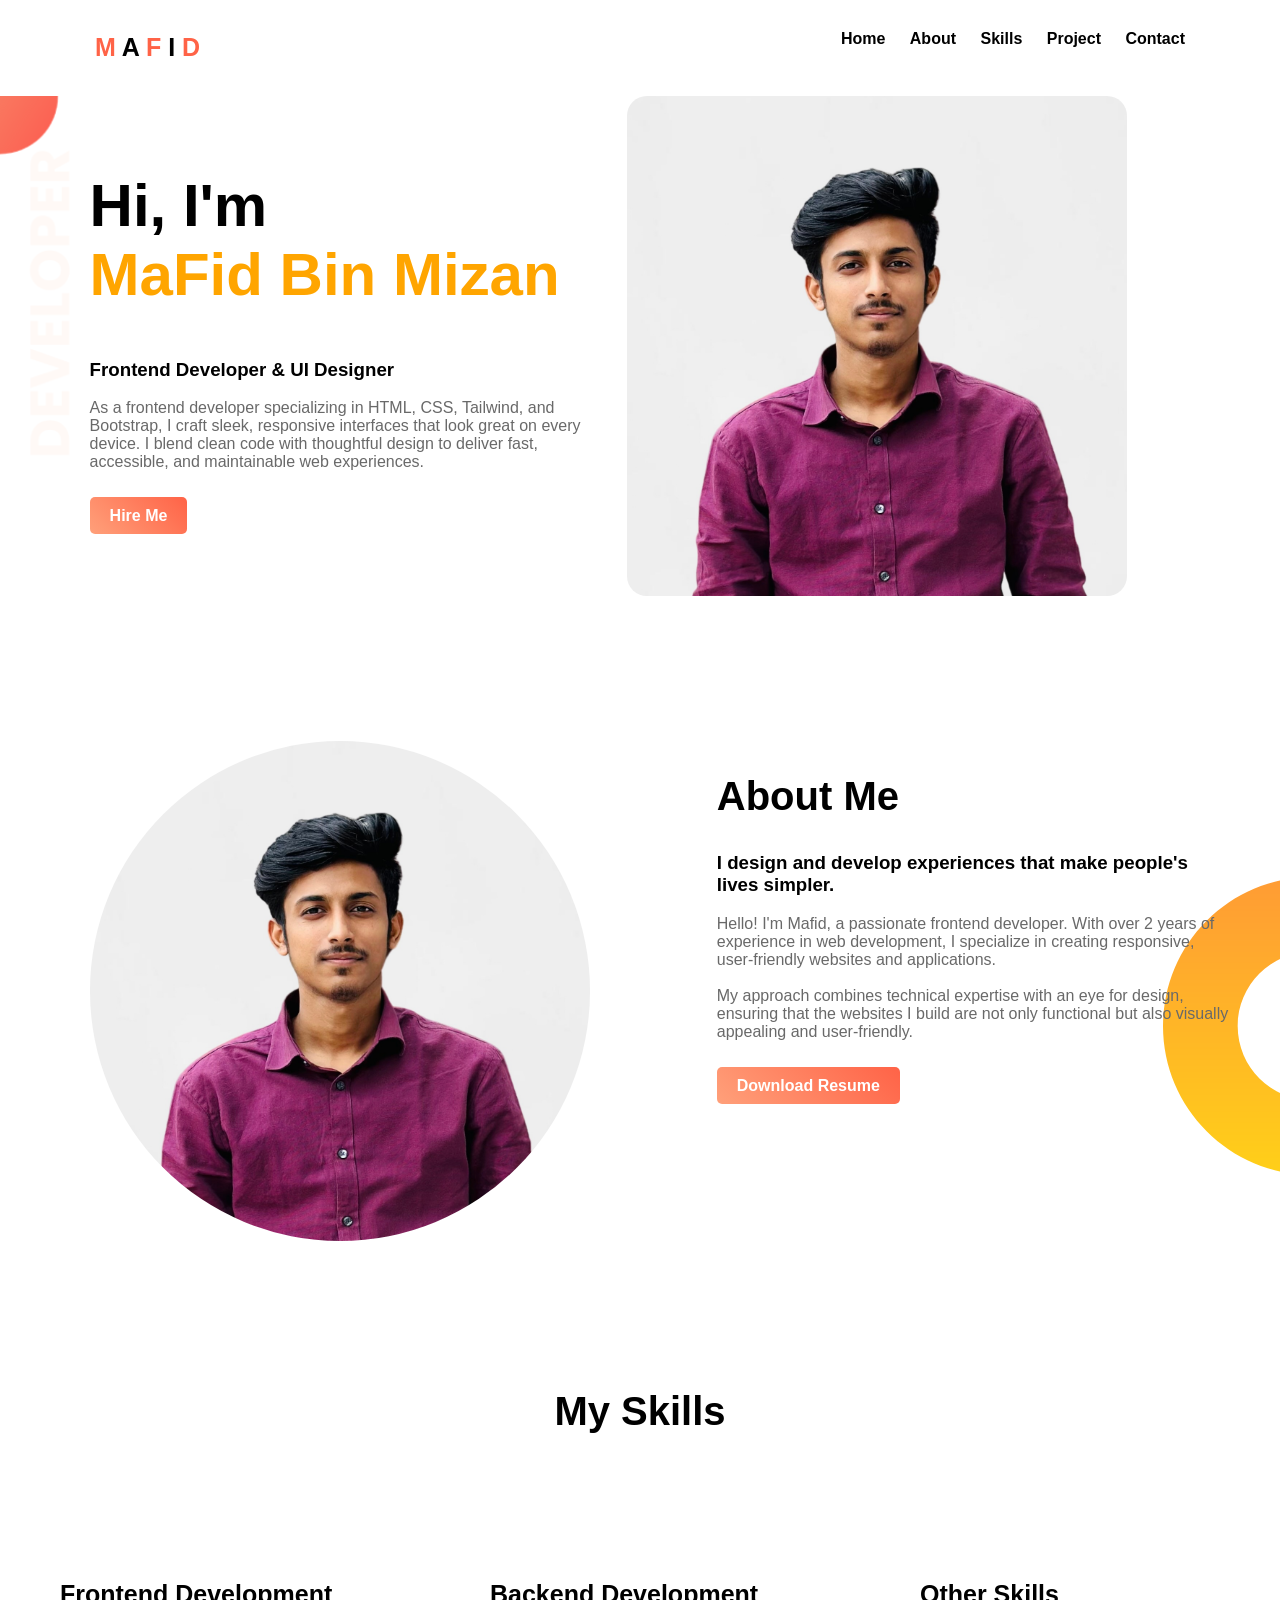
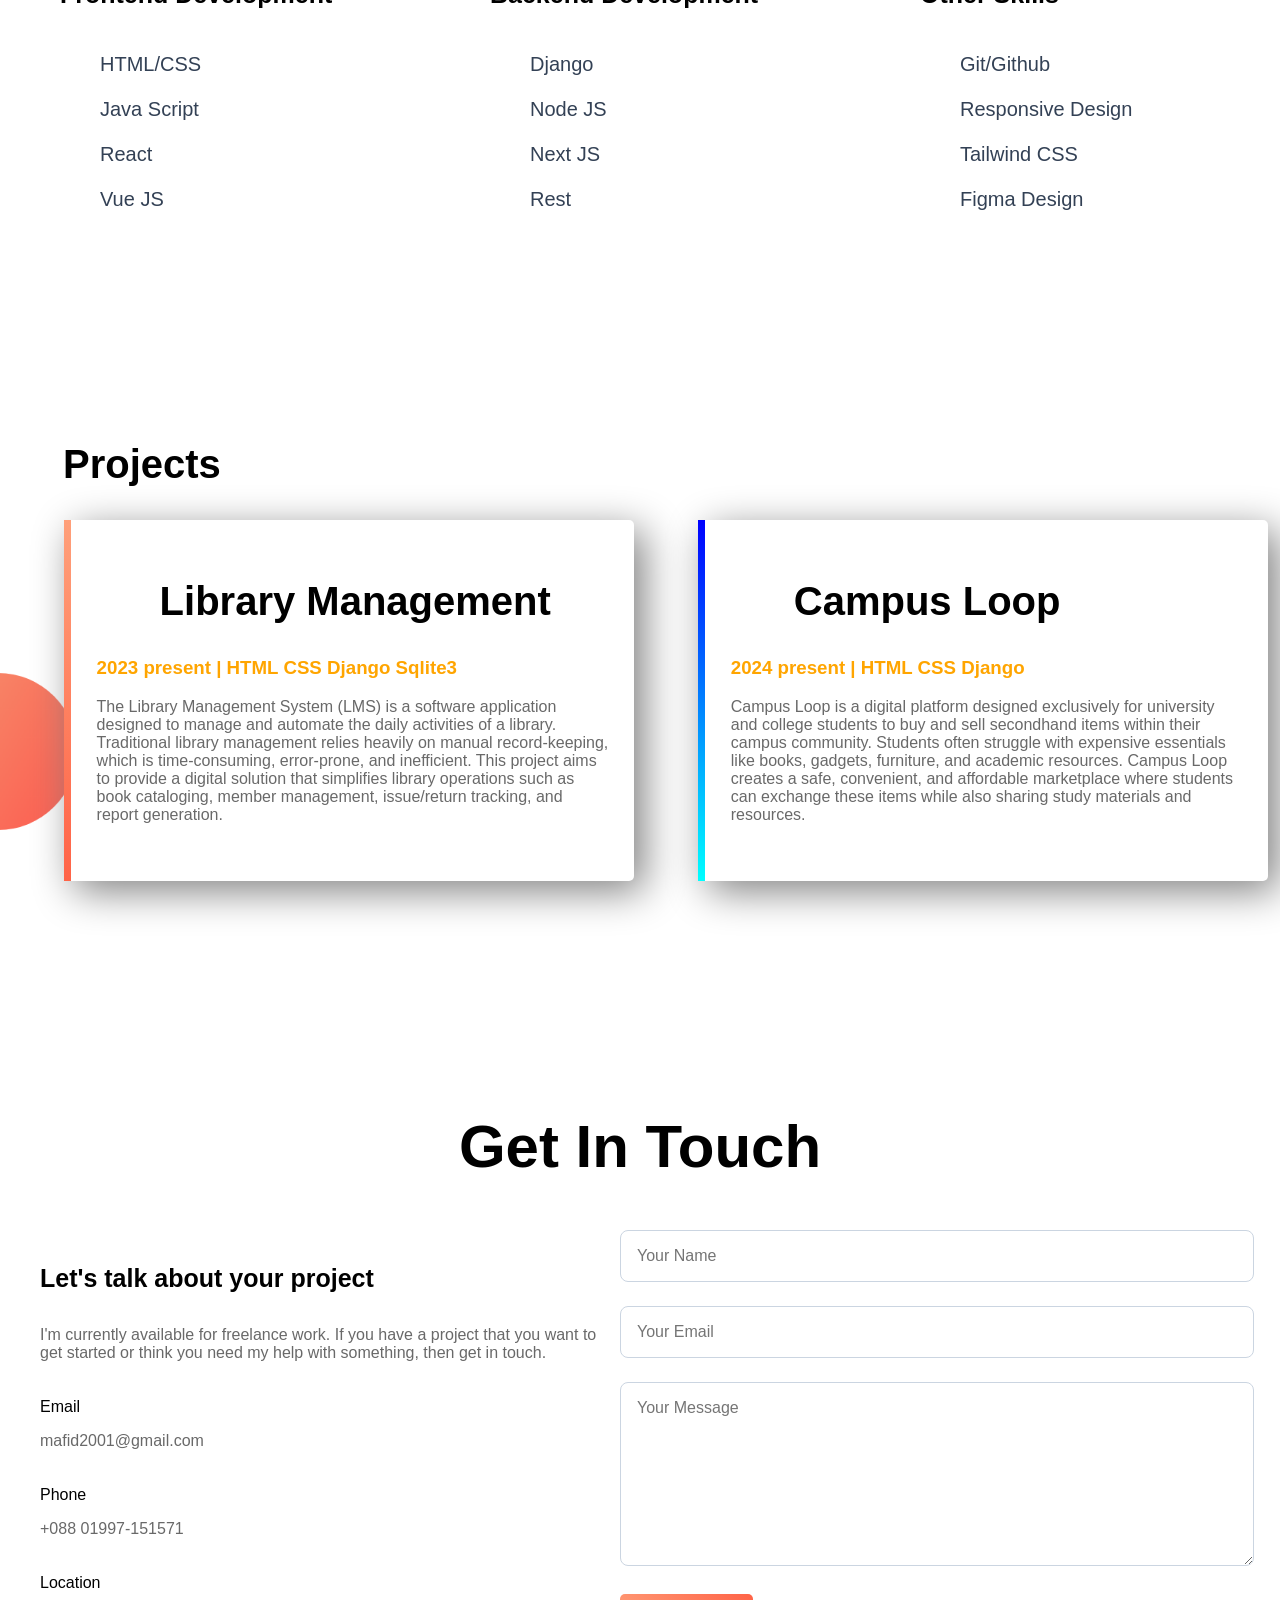
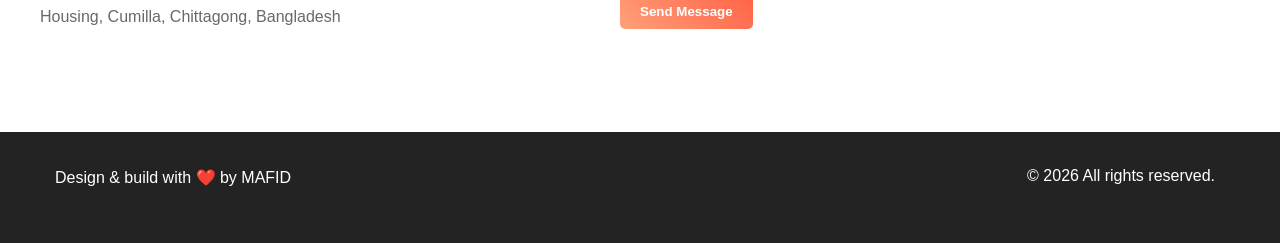
<file: Task-1/index.html>
<!DOCTYPE html>
<html lang="en">
  <head>
    <meta charset="UTF-8" />
    <meta http-equiv="X-UA-Compatible" content="IE=edge" />
    <meta name="viewport" content="width=device-width, initial-scale=1.0" />
    <title>Mafid Portfolio Website</title>
    <link rel="stylesheet" href="styles.css" />
  </head>
  <body>
    <header class="header">
      <div>
        <h4 style="font-size: 25px">
          <span style="color: tomato">M</span> A
          <span style="color: tomato">F</span> I
          <span style="color: tomato">D</span>
        </h4>
      </div>
      <div>
        <nav class="navber">
          <a href="#home">Home</a>
          <a href="#about">About</a>
          <a href="#skill">Skills</a>
          <a href="#project">Project</a>
          <a href="#contact">Contact</a>
        </nav>
      </div>
    </header>

    <section class="top-banner" id="home">
      <div class="half">
        <h1>
          Hi, I'm <br />
          <span class="name">MaFid Bin Mizan</span>
        </h1>
        <h3 class="heros">Frontend Developer & UI Designer</h3>
        <p>
          As a frontend developer specializing in HTML, CSS, Tailwind, and
          Bootstrap, I craft sleek, responsive interfaces that look great on
          every device. I blend clean code with thoughtful design to deliver
          fast, accessible, and maintainable web experiences.
        </p>
        <a
          target="_blank"
          href="https://www.linkedin.com/in/mafid-bin-mizan-56b599254?lipi=urn%3Ali%3Apage%3Ad_flagship3_profile_view_base_contact_details%3BSKOCAXQCSzeXpvvMce400A%3D%3D"
          class="btn"
          >Hire Me</a
        >
      </div>
      <div class="hero-half">
        <img src="IMG_9171 4.jpg" alt="profile_pic" />
      </div>
    </section>

    <section class="dream" id="about">
      <div class="half">
        <img src="IMG_9171 4.jpg" alt="profile" />
      </div>
      <div class="half">
        <h2>About Me</h2>
        <h3 class="about">
          I design and develop experiences that make people's lives simpler.
        </h3>
        <p>
          Hello! I'm Mafid, a passionate frontend developer. With over 2 years
          of experience in web development, I specialize in creating responsive,
          user-friendly websites and applications.<br /><br />
          My approach combines technical expertise with an eye for design,
          ensuring that the websites I build are not only functional but also
          visually appealing and user-friendly.
        </p>
        <a
          target="_blank"
          href="https://www.linkedin.com/in/mafid-bin-mizan-56b599254?lipi=urn%3Ali%3Apage%3Ad_flagship3_profile_view_base_contact_details%3BSKOCAXQCSzeXpvvMce400A%3D%3D"
          class="btn"
          >Download Resume</a
        >
      </div>
    </section>

    <section id="skill">
      <h4 style="text-align: center; font-size: 40px">My Skills</h4>
      <div class="skills">
        <div class="card">
          <h4 class="skillh">Frontend Development</h4>
          <ul>
            <li>HTML/CSS</li>
            <li>Java Script</li>
            <li>React</li>
            <li>Vue JS</li>
          </ul>
        </div>
        <div class="card">
          <h4 class="skillh">Backend Development</h4>
          <ul>
            <li>Django</li>
            <li>Node JS</li>
            <li>Next JS</li>
            <li>Rest</li>
          </ul>
        </div>
        <div class="card">
          <h4 class="skillh">Other Skills</h4>
          <ul>
            <li>Git/Github</li>
            <li>Responsive Design</li>
            <li>Tailwind CSS</li>
            <li>Figma Design</li>
          </ul>
        </div>
      </div>
    </section>

    <section class="exp" id="project">
      <h2>Projects</h2>
      <div id="full" class="half section">
        <h2>Library Management</h2>
        <h3 class="name">2023 present | HTML CSS Django Sqlite3</h3>
        <p>
          The Library Management System (LMS) is a software application designed
          to manage and automate the daily activities of a library. Traditional
          library management relies heavily on manual record-keeping, which is
          time-consuming, error-prone, and inefficient. This project aims to
          provide a digital solution that simplifies library operations such as
          book cataloging, member management, issue/return tracking, and report
          generation.
        </p>
      </div>
      <div id="baby" class="half section">
        <h2>Campus Loop</h2>
        <h3 class="name">2024 present | HTML CSS Django</h3>
        <p>
          Campus Loop is a digital platform designed exclusively for university
          and college students to buy and sell secondhand items within their
          campus community. Students often struggle with expensive essentials
          like books, gadgets, furniture, and academic resources. Campus Loop
          creates a safe, convenient, and affordable marketplace where students
          can exchange these items while also sharing study materials and
          resources.
        </p>
      </div>
    </section>

    <section id="contact">
      <h1 style="font-size: 60px; text-align: center">Get In Touch</h1>
      <div class="main-contact">
        <div class="left-side">
          <h4 style="font-size: 25px; padding-left: 40px">
            Let's talk about your project
          </h4>
          <p style="padding-left: 40px">
            I'm currently available for freelance work. If you have a project
            that you want to get started or think you need my help with
            something, then get in touch.
          </p>
          <ul>
            <label for="">Email</label>
            <p>mafid2001@gmail.com</p>
            <label for="">Phone</label>
            <p>+088 01997-151571</p>
            <label for="">Location</label>
            <p>Housing, Cumilla, Chittagong, Bangladesh</p>
          </ul>
        </div>

        <div class="right-side">
          <form
            class="form-contact"
            action="https://formsubmit.co/mdmahinahmed123456@email.com"
            method="POST"
          >
            <div class="form-group">
              <input
                type="text"
                class="form-input"
                name="name"
                placeholder="Your Name"
                required
              />
            </div>
            <div class="form-group">
              <input
                type="email"
                class="form-input"
                name="email"
                placeholder="Your Email"
                required
              />
            </div>
            <div class="form-group">
              <input
                type="hidden"
                class="form-input"
                name="_subject"
                placeholder="Subject"
                required
              />
            </div>
            <div class="form-group">
              <textarea
                class="form-input"
                name="message"
                placeholder="Your Message"
                required
              ></textarea>
            </div>
            <button type="submit" class="btn">Send Message</button>
          </form>
        </div>
      </div>
    </section>

    <footer>
      <p style="color: white; padding-left: 35px">
        Design & build with ❤️ by MAFID
      </p>
      <br />
      <span style="color: white; padding-top: 15px; padding-right: 45px"
        >© 2026 All rights reserved.</span
      >
    </footer>
  </body>
</html>
</file>
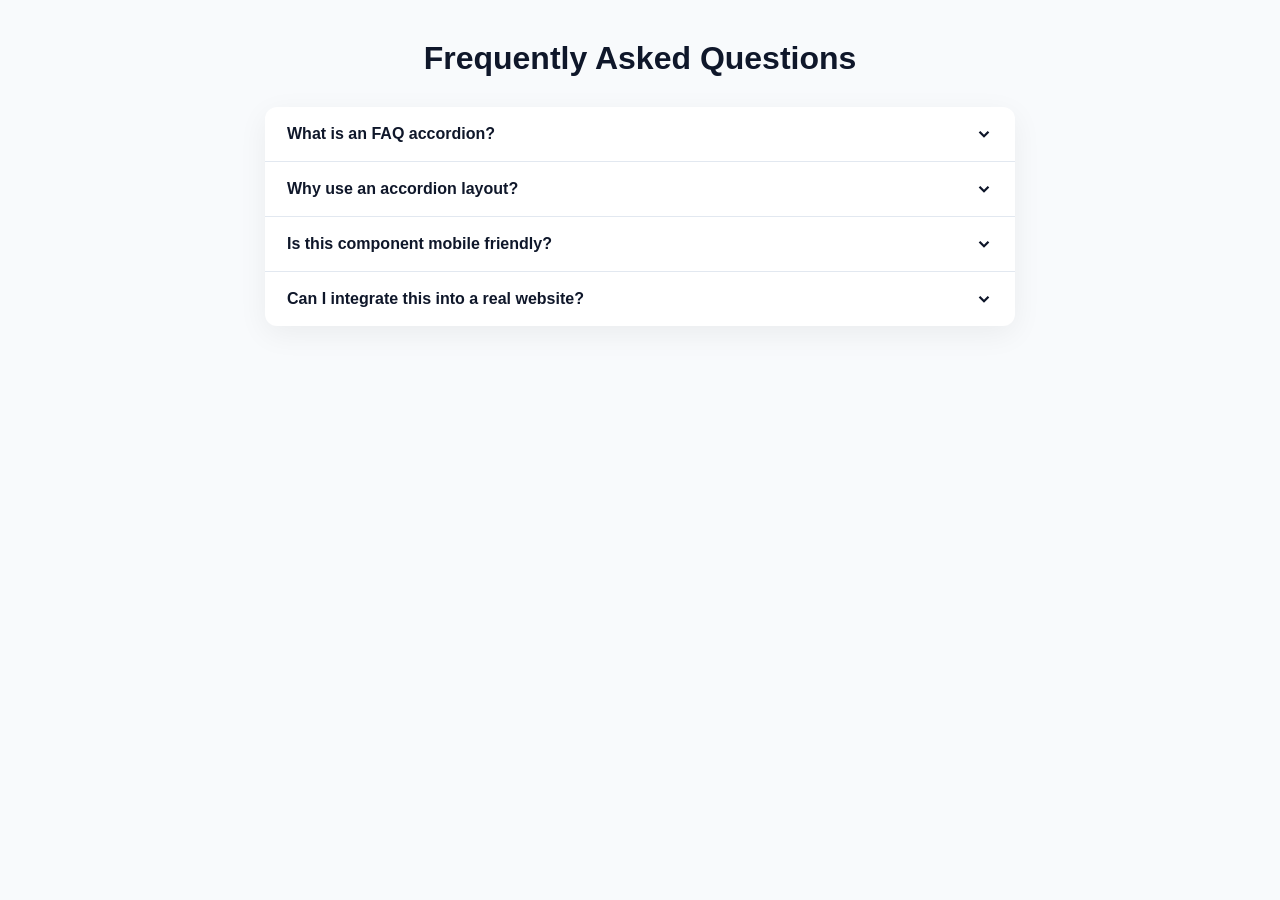
<file: Task-2/index.html>
<!doctype html>
<html lang="en">
  <head>
    <meta charset="UTF-8" />
    <meta name="viewport" content="width=device-width, initial-scale=1.0" />
    <title>Advanced FAQ Accordion</title>

    <style>
      * {
        box-sizing: border-box;
        margin: 0;
        padding: 0;
        font-family:
          -apple-system, BlinkMacSystemFont, "Segoe UI", Roboto, Helvetica,
          Arial, sans-serif;
      }

      body {
        background: #f8fafc;
        padding: 40px 20px;
        display: flex;
        justify-content: center;
      }

      .faq-wrapper {
        max-width: 750px;
        width: 100%;
      }

      .faq-title {
        text-align: center;
        font-size: 32px;
        font-weight: 700;
        margin-bottom: 30px;
        color: #0f172a;
      }

      .faq {
        background: #ffffff;
        border-radius: 12px;
        box-shadow: 0 8px 30px rgba(0, 0, 0, 0.06);
        overflow: hidden;
      }

      .faq-item {
        border-bottom: 1px solid #e2e8f0;
      }

      .faq-item:last-child {
        border-bottom: none;
      }

      .faq-button {
        width: 100%;
        display: flex;
        justify-content: space-between;
        align-items: center;
        padding: 18px 22px;
        background: none;
        border: none;
        cursor: pointer;
        font-size: 16px;
        font-weight: 600;
        color: #0f172a;
        text-align: left;
      }

      .faq-button:hover {
        background: #f1f5f9;
      }

      .faq-icon {
        width: 18px;
        height: 18px;
        transition: transform 0.3s ease;
      }

      .faq-item.active .faq-icon {
        transform: rotate(180deg);
      }

      .faq-content {
        height: 0;
        overflow: hidden;
        transition: height 0.35s ease;
      }

      .faq-answer {
        padding: 0 22px 18px 22px;
        font-size: 15px;
        color: #475569;
        line-height: 1.6;
      }

      @media (max-width: 600px) {
        .faq-title {
          font-size: 26px;
        }

        .faq-button {
          font-size: 15px;
          padding: 16px 18px;
        }

        .faq-answer {
          font-size: 14px;
        }
      }
    </style>
  </head>

  <body>
    <div class="faq-wrapper">
      <h2 class="faq-title">Frequently Asked Questions</h2>

      <div class="faq">
        <div class="faq-item">
          <button class="faq-button" aria-expanded="false">
            <span>What is an FAQ accordion?</span>

            <svg
              class="faq-icon"
              viewBox="0 0 24 24"
              fill="none"
              stroke="currentColor"
              stroke-width="3"
            >
              <polyline points="6 9 12 15 18 9"></polyline>
            </svg>
          </button>

          <div class="faq-content">
            <div class="faq-answer">
              An FAQ accordion is a UI pattern where questions can be expanded
              or collapsed to reveal answers, helping keep long pages clean and
              easy to navigate.
            </div>
          </div>
        </div>

        <div class="faq-item">
          <button class="faq-button" aria-expanded="false">
            <span>Why use an accordion layout?</span>

            <svg
              class="faq-icon"
              viewBox="0 0 24 24"
              fill="none"
              stroke="currentColor"
              stroke-width="3"
            >
              <polyline points="6 9 12 15 18 9"></polyline>
            </svg>
          </button>

          <div class="faq-content">
            <div class="faq-answer">
              Accordion layouts improve readability by hiding secondary
              information until the user requests it. This reduces visual
              clutter on long pages.
            </div>
          </div>
        </div>

        <div class="faq-item">
          <button class="faq-button" aria-expanded="false">
            <span>Is this component mobile friendly?</span>

            <svg
              class="faq-icon"
              viewBox="0 0 24 24"
              fill="none"
              stroke="currentColor"
              stroke-width="3"
            >
              <polyline points="6 9 12 15 18 9"></polyline>
            </svg>
          </button>

          <div class="faq-content">
            <div class="faq-answer">
              Yes. The layout is responsive and adapts to small screens while
              keeping touch interactions comfortable.
            </div>
          </div>
        </div>

        <div class="faq-item">
          <button class="faq-button" aria-expanded="false">
            <span>Can I integrate this into a real website?</span>

            <svg
              class="faq-icon"
              viewBox="0 0 24 24"
              fill="none"
              stroke="currentColor"
              stroke-width="3"
            >
              <polyline points="6 9 12 15 18 9"></polyline>
            </svg>
          </button>

          <div class="faq-content">
            <div class="faq-answer">
              Absolutely. This component is framework-independent and works with
              any project built using plain HTML, CSS, or JavaScript.
            </div>
          </div>
        </div>
      </div>
    </div>

    <script>
      const items = document.querySelectorAll(".faq-item");

      items.forEach((item) => {
        const button = item.querySelector(".faq-button");
        const content = item.querySelector(".faq-content");

        button.addEventListener("click", () => {
          const isOpen = item.classList.contains("active");

          items.forEach((i) => {
            i.classList.remove("active");
            i.querySelector(".faq-button").setAttribute(
              "aria-expanded",
              "false",
            );
            i.querySelector(".faq-content").style.height = 0;
          });

          if (!isOpen) {
            item.classList.add("active");
            button.setAttribute("aria-expanded", "true");
            content.style.height = content.scrollHeight + "px";
          }
        });
      });
    </script>
  </body>
</html>
</file>
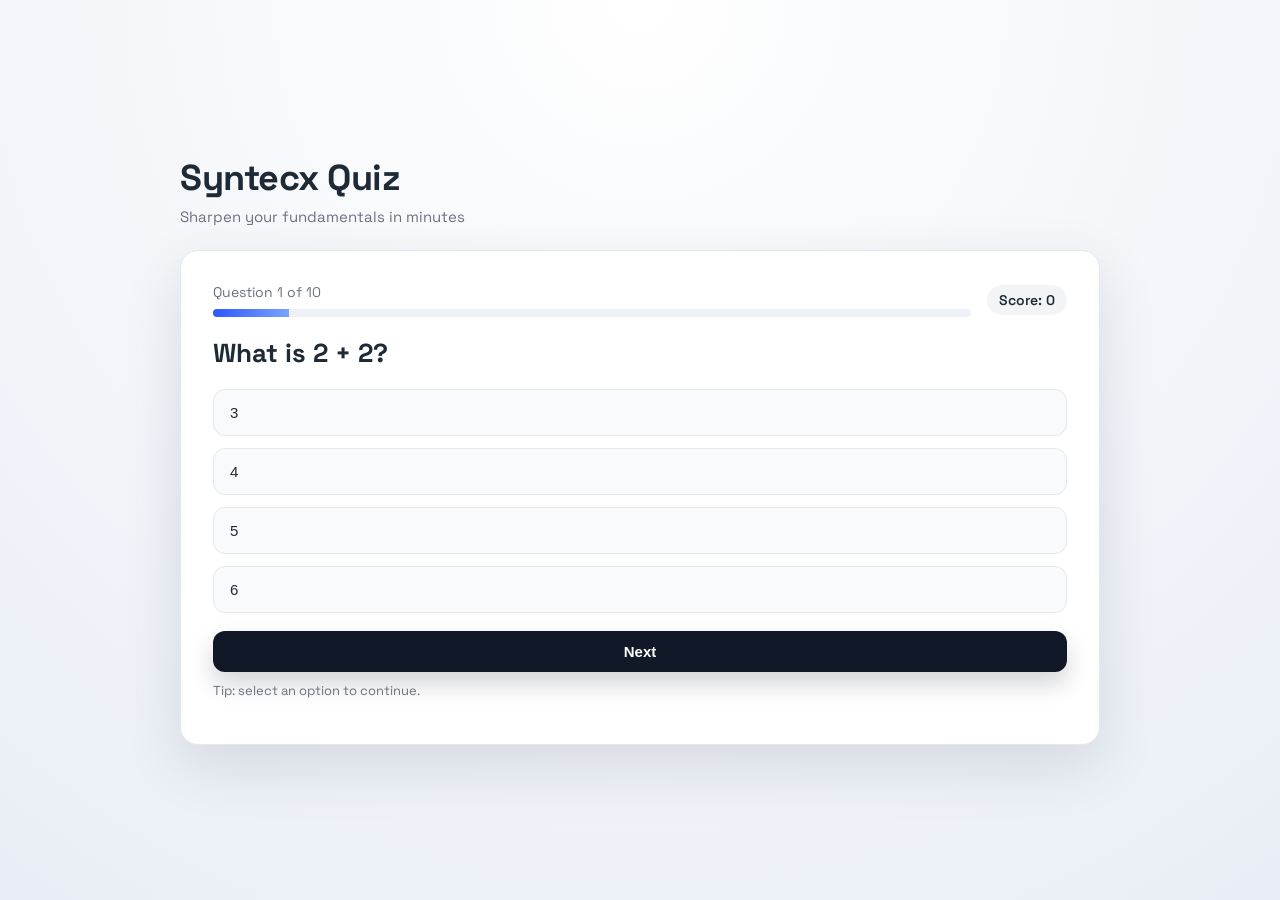
<file: Task-3/index.html>
<!DOCTYPE html>
<html lang="en">
<head>
  <meta charset="UTF-8">
  <meta name="viewport" content="width=device-width, initial-scale=1.0">
  <title>Quiz App</title>
  <link rel="stylesheet" href="style.css">
</head>
<body>
  <main class="app">
    <header class="app-header">
      <div class="brand">Syntecx Quiz</div>
      <div class="meta">Sharpen your fundamentals in minutes</div>
    </header>

    <section class="card quiz-container" aria-live="polite">
      <div class="card-top">
        <div class="progress">
          <span id="progressText">Question 1 of 3</span>
          <div class="progress-track">
            <div id="progressBar" class="progress-bar"></div>
          </div>
        </div>
        <div class="score-pill">Score: <span id="liveScore">0</span></div>
      </div>

      <h2 id="question" class="question">Question text</h2>
      <div id="answers" class="answers" role="list"></div>

      <button id="nextBtn" class="btn-primary">Next</button>
      <p class="hint">Tip: select an option to continue.</p>
    </section>

    <section id="result" class="card result hidden" aria-live="polite">
      <div class="result-badge">Completed</div>
      <h2 class="result-title">Your Score</h2>
      <p class="result-score"><span id="score"></span></p>
      <button class="btn-secondary" onclick="restartQuiz()">Restart</button>
    </section>
  </main>

  <script src="main.js"></script>
</body>
</html>
</file>
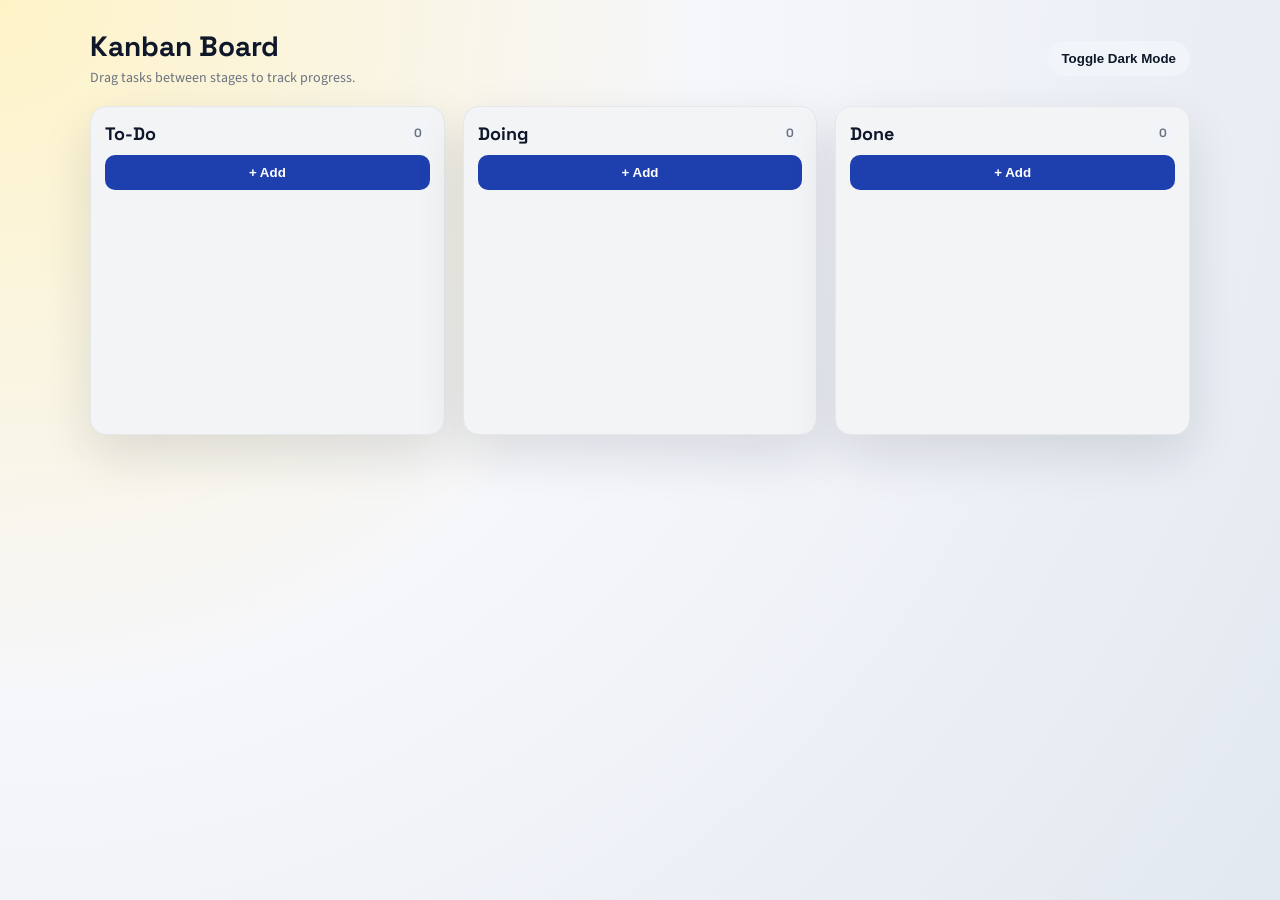
<file: Task-4/index.html>
<!DOCTYPE html>
<html lang="en">
<head>
<meta charset="UTF-8">
<meta name="viewport" content="width=device-width, initial-scale=1.0">
<title>Kanban Board</title>

<style>
@import url("https://fonts.googleapis.com/css2?family=Space+Grotesk:wght@500;600;700&family=Source+Sans+3:wght@400;600&display=swap");

:root {
  --bg: #f6f7fb;
  --card: #ffffff;
  --text: #0f172a;
  --muted: #6b7280;
  --primary: #1e40af;
  --primary-soft: #e8edff;
  --border: #e5e7eb;
  --shadow: 0 20px 50px rgba(15, 23, 42, 0.12);
  --column: #f3f4f6;
  --chip: #f1f5f9;
}

body.dark {
  --bg: #0b1120;
  --card: #111827;
  --text: #f8fafc;
  --muted: #94a3b8;
  --primary: #93c5fd;
  --primary-soft: #0f172a;
  --border: #1f2937;
  --shadow: 0 20px 50px rgba(0, 0, 0, 0.4);
  --column: #0f172a;
  --chip: #111827;
}

* {
  box-sizing: border-box;
}

body {
  margin: 0;
  font-family: "Source Sans 3", system-ui, -apple-system, sans-serif;
  background: radial-gradient(circle at top left, #fef3c7 0%, var(--bg) 45%, #e2e8f0 100%);
  color: var(--text);
  min-height: 100vh;
  padding: 28px 18px 40px;
}

.page {
  max-width: 1100px;
  margin: 0 auto;
}

.topbar {
  display: flex;
  align-items: center;
  justify-content: space-between;
  gap: 16px;
  margin-bottom: 18px;
}

.title {
  display: flex;
  flex-direction: column;
  gap: 4px;
}

.title h1 {
  margin: 0;
  font-family: "Space Grotesk", "Source Sans 3", sans-serif;
  font-size: 28px;
  font-weight: 700;
}

.title p {
  margin: 0;
  color: var(--muted);
  font-size: 14px;
}

.toggle {
  border: none;
  background: var(--chip);
  color: var(--text);
  padding: 10px 14px;
  border-radius: 999px;
  cursor: pointer;
  font-weight: 600;
  transition: transform 0.15s ease, background 0.2s ease;
}

.toggle:active {
  transform: scale(0.98);
}

.board {
  display: grid;
  grid-template-columns: repeat(auto-fit, minmax(260px, 1fr));
  gap: 18px;
}

.column {
  background: var(--column);
  padding: 14px;
  border-radius: 16px;
  border: 1px solid var(--border);
  box-shadow: var(--shadow);
  display: flex;
  flex-direction: column;
  gap: 10px;
}

.column h3 {
  margin: 0;
  font-family: "Space Grotesk", "Source Sans 3", sans-serif;
  font-size: 18px;
  display: flex;
  align-items: center;
  justify-content: space-between;
}

.column h3 span {
  font-size: 12px;
  background: var(--chip);
  padding: 4px 8px;
  border-radius: 999px;
  color: var(--muted);
}

.task-list {
  min-height: 220px;
  display: grid;
  gap: 10px;
}

.task {
  background: var(--card);
  padding: 12px;
  border-radius: 12px;
  border: 1px solid var(--border);
  cursor: grab;
  box-shadow: 0 8px 20px rgba(15, 23, 42, 0.08);
  display: flex;
  align-items: center;
  justify-content: space-between;
  gap: 10px;
}

.task.dragging {
  opacity: 0.5;
}

.task-text {
  font-size: 14px;
  font-weight: 600;
  flex: 1;
  cursor: text;
}

.task-actions {
  display: flex;
  gap: 6px;
}

.task-action {
  border: none;
  padding: 6px 10px;
  border-radius: 8px;
  background: var(--primary-soft);
  color: var(--primary);
  font-weight: 600;
  cursor: pointer;
  font-size: 12px;
}

.task-action.delete {
  background: #ffe4e4;
  color: #b42318;
}

.task-input {
  width: 100%;
  padding: 6px 8px;
  border-radius: 8px;
  border: 1px solid var(--border);
  font-size: 14px;
}

.column button {
  width: 100%;
  border: none;
  background: var(--primary);
  color: white;
  padding: 10px 12px;
  border-radius: 10px;
  font-weight: 600;
  cursor: pointer;
  transition: background 0.2s ease;
}

.column button:hover {
  background: #1b2f8a;
}

@media (max-width: 720px) {
  .topbar {
    flex-direction: column;
    align-items: flex-start;
  }
}
</style>

</head>
<body>

<div class="page">
  <div class="topbar">
    <div class="title">
      <h1>Kanban Board</h1>
      <p>Drag tasks between stages to track progress.</p>
    </div>
    <button class="toggle" onclick="toggleTheme()">Toggle Dark Mode</button>
  </div>

  <div class="board">

    <div class="column" data-status="todo">
      <h3>To-Do <span class="count" data-count="todo">0</span></h3>
      <button onclick="addTask('todo')">+ Add</button>
      <div class="task-list"></div>
    </div>

    <div class="column" data-status="doing">
      <h3>Doing <span class="count" data-count="doing">0</span></h3>
      <button onclick="addTask('doing')">+ Add</button>
      <div class="task-list"></div>
    </div>

    <div class="column" data-status="done">
      <h3>Done <span class="count" data-count="done">0</span></h3>
      <button onclick="addTask('done')">+ Add</button>
      <div class="task-list"></div>
    </div>

  </div>
</div>

<script>
let tasks = JSON.parse(localStorage.getItem("tasks")) || [];
let theme = localStorage.getItem("theme") || "light";

if (theme === "dark") document.body.classList.add("dark");

function save() {
  localStorage.setItem("tasks", JSON.stringify(tasks));
  localStorage.setItem("theme", theme);
}

function addTask(status) {
  const text = prompt("Task?");
  if (!text) return;

  tasks.push({
    id: Date.now(),
    text,
    status
  });

  save();
  render();
}

function render() {
  document.querySelectorAll(".task-list").forEach(l => l.innerHTML = "");

  tasks.forEach(task => {
    const el = document.createElement("div");
    el.className = "task";
    el.draggable = true;
    el.dataset.id = task.id;
    const text = document.createElement("span");
    text.className = "task-text";
    text.textContent = task.text;

    const actions = document.createElement("div");
    actions.className = "task-actions";

    const editBtn = document.createElement("button");
    editBtn.className = "task-action";
    editBtn.textContent = "Edit";
    editBtn.addEventListener("click", (e) => {
      e.stopPropagation();
      startInlineEdit(el, task);
    });

    const deleteBtn = document.createElement("button");
    deleteBtn.className = "task-action delete";
    deleteBtn.textContent = "Delete";
    deleteBtn.addEventListener("click", (e) => {
      e.stopPropagation();
      deleteTask(task.id);
    });

    actions.appendChild(editBtn);
    actions.appendChild(deleteBtn);

    // EDIT (single click on text or double click on card)
    text.addEventListener("click", (e) => {
      e.stopPropagation();
      startInlineEdit(el, task);
    });

    el.ondblclick = () => startInlineEdit(el, task);

    // DRAG START
    el.addEventListener("dragstart", () => {
      el.classList.add("dragging");
    });

    el.addEventListener("dragend", () => {
      el.classList.remove("dragging");
      updateOrder();
    });

    el.appendChild(text);
    el.appendChild(actions);

    document
      .querySelector(`[data-status="${task.status}"] .task-list`)
      .appendChild(el);
  });

  updateCounts();
}

// DROP + ORDERING
document.querySelectorAll(".task-list").forEach(list => {

  list.addEventListener("dragover", e => {
    e.preventDefault();
    const dragging = document.querySelector(".dragging");
    const after = getDragAfterElement(list, e.clientY);
    if (after == null) {
      list.appendChild(dragging);
    } else {
      list.insertBefore(dragging, after);
    }
  });

  list.addEventListener("drop", () => {
    const id = document.querySelector(".dragging").dataset.id;
    const status = list.parentElement.dataset.status;

    tasks = tasks.map(t =>
      t.id == id ? { ...t, status } : t
    );

    save();
  });

});

function getDragAfterElement(container, y) {
  const els = [...container.querySelectorAll(".task:not(.dragging)")];

  return els.reduce((closest, child) => {
    const box = child.getBoundingClientRect();
    const offset = y - box.top - box.height / 2;
    if (offset < 0 && offset > closest.offset) {
      return { offset, element: child };
    } else {
      return closest;
    }
  }, { offset: Number.NEGATIVE_INFINITY }).element;
}

// UPDATE ORDER IN ARRAY
function updateOrder() {
  let newTasks = [];

  document.querySelectorAll(".column").forEach(col => {
    const status = col.dataset.status;
    col.querySelectorAll(".task").forEach(el => {
      const id = el.dataset.id;
      const task = tasks.find(t => t.id == id);
      newTasks.push({ ...task, status });
    });
  });

  tasks = newTasks;
  save();
}

function deleteTask(id) {
  tasks = tasks.filter(t => t.id !== id);
  save();
  render();
}

function updateCounts() {
  const counts = {
    todo: tasks.filter(t => t.status === "todo").length,
    doing: tasks.filter(t => t.status === "doing").length,
    done: tasks.filter(t => t.status === "done").length
  };

  Object.keys(counts).forEach(key => {
    const el = document.querySelector(`[data-count="${key}"]`);
    if (el) el.textContent = counts[key];
  });
}

function startInlineEdit(el, task) {
  el.draggable = false;
  const input = document.createElement("input");
  input.className = "task-input";
  input.value = task.text;
  el.innerHTML = "";
  el.appendChild(input);
  input.focus();

  function finalize(saveEdit) {
    el.draggable = true;
    if (!saveEdit) {
      render();
      return;
    }
    const next = input.value.trim();
    if (!next) {
      render();
      return;
    }
    task.text = next;
    save();
    render();
  }

  input.addEventListener("blur", () => finalize(false));
  input.addEventListener("keydown", (e) => {
    if (e.key === "Enter") finalize(true);
    if (e.key === "Escape") finalize(false);
  });
}

// DARK MODE
function toggleTheme() {
  document.body.classList.toggle("dark");
  theme = document.body.classList.contains("dark") ? "dark" : "light";
  save();
}

render();
</script>

</body>
</html>
</file>
<file: Task-1/styles.css>
body {
  font-family: "Segoe UI", Tahoma, Geneva, Verdana, sans-serif;
  margin: 0px;
}
section {
  height: 620px;
}
h1 {
  font-size: 60px;
  font-weight: bolder;
}
h2 {
  font-size: 40px;
}

p {
  color: dimgray;
  padding-bottom: 20px;
}
.name {
  color: orange;
}

.half {
  width: 40%;
  float: left;
  margin-left: 5%;
  padding: 2%;
}
.half img {
  width: 500px;
  height: 500px;
  border-radius: 50%;
}
.hero-half img {
  width: 500px;
  height: 500px;
  border-radius: 20px;
}
.top-banner {
  background-image: url("top-banner.png");
  background-repeat: no-repeat;
}
.btn {
  text-decoration: none;
  background-image: linear-gradient(45deg, lightsalmon, tomato);
  padding: 10px 20px;
  border-radius: 5px solid rgb(234, 225, 209);
  color: white;
  font-weight: 600;
  border: none;
  border-radius: 5px;
  transition: 0.5s ease;
}

.dream {
  background-image: url("dream-bg.png");
  background-repeat: no-repeat;
  background-position: right;
}
.section {
  box-shadow: 10px 10px 40px gray;
  border-radius: 5px;
  height: 50%;
  background-color: white;
}
.exp {
  background-image: url("exp-bg.png");
  background-repeat: no-repeat;
  background-position: left;
  background-size: 6%;
}
.exp h2 {
  padding-left: 63px;
}
#full img {
  width: 200;
  height: 200;
}
#full {
  border-left: 7px solid;
  border-image: linear-gradient(180deg, lightsalmon, tomato);
  border-image-slice: 1;
}
#baby {
  border-left: 7px solid;
  border-image: linear-gradient(180deg, blue, cyan);
  border-image-slice: 1;
}
footer {
  height: auto;
  background-color: rgb(35, 35, 35);
  text-align: center;
  padding: 20px;
  display: flex;
  justify-content: space-between;
}
.contact-left {
  padding: 40px;
}
.main-contact {
  display: flex;
  gap: 20px;
}
.form-contact {
  flex: 1;
}
.form-group {
  margin-bottom: 1.5rem;
}
textarea.form-input {
  min-height: 150px;
  resize: vertical;
}
.form-input {
  width: 100%;
  padding: 1rem;
  border: 1px solid #cbd5e1;
  border-radius: 8px;
  font-family: inherit;
  font-size: 1rem;
}
.left-side {
  width: 600px;
}
.right-side {
  width: 600px;
}
.skills {
  display: flex;
  justify-content: space-between;
  padding: 60px;
}
.skillh {
  font-size: 25px;
}
.card {
  height: 320px;
  width: 300px;
}
.card li {
  list-style: none;
  font-size: 20px;
  line-height: 45px;
  color: #334155;
  box-shadow: 2px solid #3869a6;
}
.navber {
  width: 100%;
  padding-top: 30px;
}
.navber a {
  text-decoration: none;
  color: black;
  font-weight: 600;
  margin-left: 20px;
  transition: 0.5s ease;
}
.header {
  display: flex;
  justify-content: space-between;
  padding: 0px 95px;
}
.navber a:hover {
  background: linear-gradient(45deg, lightsalmon, tomato);
  transform: translateY(-3px);
  box-shadow: 0 10px 15px -3px rgba(0, 0, 0, 0.1);
  padding: 6px;
  border-radius: 5px;
}
.btn:hover {
  background: linear-gradient(45deg, tomato, lightsalmon);
  transform: translateY(-3px);
  box-shadow: 0 10px 15px -3px rgba(0, 0, 0, 0.1);
  border-radius: 5px;
}
</file>
<file: Task-3/style.css>
@import url('https://fonts.googleapis.com/css2?family=Space+Grotesk:wght@400;500;600;700&display=swap');

:root {
  --bg-start: #f6f8fb;
  --bg-end: #e9eef6;
  --card: #ffffff;
  --text: #1f2a37;
  --muted: #6b7280;
  --primary: #111827;
  --primary-strong: #0b1220;
  --accent: #2b59ff;
  --border: #e5e7eb;
  --success: #16a34a;
  --shadow: 0 20px 60px rgba(15, 23, 42, 0.12);
}

* {
  box-sizing: border-box;
}

body {
  margin: 0;
  font-family: "Space Grotesk", system-ui, sans-serif;
  color: var(--text);
  min-height: 100vh;
  background: radial-gradient(circle at top, #ffffff 0%, var(--bg-start) 40%, var(--bg-end) 100%);
  display: flex;
  justify-content: center;
  align-items: center;
  padding: 32px 16px;
}

.app {
  width: min(920px, 100%);
  display: grid;
  gap: 24px;
}

.app-header {
  display: grid;
  gap: 6px;
}

.brand {
  font-size: clamp(28px, 4vw, 36px);
  font-weight: 700;
  letter-spacing: -0.5px;
}

.meta {
  color: var(--muted);
  font-size: 15px;
}

.card {
  background: var(--card);
  border: 1px solid var(--border);
  border-radius: 18px;
  padding: clamp(20px, 3vw, 32px);
  box-shadow: var(--shadow);
}

.card-top {
  display: flex;
  justify-content: space-between;
  align-items: center;
  gap: 16px;
  flex-wrap: wrap;
  margin-bottom: 18px;
}

.progress {
  display: grid;
  gap: 8px;
  min-width: 220px;
  flex: 1;
}

#progressText {
  font-size: 14px;
  color: var(--muted);
}

.progress-track {
  width: 100%;
  height: 8px;
  background: #eef2f7;
  border-radius: 999px;
  overflow: hidden;
}

.progress-bar {
  height: 100%;
  width: 0%;
  background: linear-gradient(90deg, var(--accent), #7aa2ff);
  transition: width 0.35s ease;
}

.score-pill {
  background: #f3f4f6;
  color: var(--text);
  padding: 6px 12px;
  border-radius: 999px;
  font-size: 14px;
  font-weight: 600;
}

.question {
  font-size: clamp(20px, 2.7vw, 26px);
  margin: 0 0 18px 0;
  line-height: 1.4;
}

.answers {
  display: grid;
  gap: 12px;
  margin-bottom: 18px;
}

.answers button {
  display: flex;
  align-items: center;
  justify-content: space-between;
  width: 100%;
  padding: 14px 16px;
  border-radius: 12px;
  border: 1px solid var(--border);
  background: #f9fafb;
  cursor: pointer;
  font-size: 15px;
  font-weight: 500;
  color: var(--text);
  transition: transform 0.2s ease, border-color 0.2s ease, box-shadow 0.2s ease;
}

.answers button:hover {
  border-color: #c7d2fe;
  box-shadow: 0 6px 18px rgba(43, 89, 255, 0.15);
  transform: translateY(-1px);
}

.answers button.selected {
  border-color: var(--success);
  background: rgba(22, 163, 74, 0.1);
  color: var(--text);
  box-shadow: 0 8px 20px rgba(22, 163, 74, 0.2);
}

.btn-primary,
.btn-secondary {
  width: 100%;
  padding: 12px 16px;
  border-radius: 12px;
  font-size: 15px;
  font-weight: 600;
  border: none;
  cursor: pointer;
  transition: transform 0.2s ease, box-shadow 0.2s ease;
}

.btn-primary {
  background: var(--primary);
  color: white;
  box-shadow: 0 12px 24px rgba(17, 24, 39, 0.18);
}

.btn-primary:hover {
  transform: translateY(-1px);
  box-shadow: 0 16px 30px rgba(17, 24, 39, 0.22);
}

.btn-secondary {
  background: #f3f4f6;
  color: var(--text);
}

.btn-secondary:hover {
  transform: translateY(-1px);
}

.hint {
  margin-top: 10px;
  color: var(--muted);
  font-size: 13px;
}

.result {
  text-align: center;
  display: grid;
  gap: 12px;
}

.result-badge {
  display: inline-flex;
  align-self: center;
  padding: 6px 12px;
  border-radius: 999px;
  background: rgba(43, 89, 255, 0.12);
  color: var(--accent);
  font-weight: 600;
  font-size: 13px;
}

.result-title {
  margin: 0;
  font-size: 22px;
}

.result-score {
  margin: 0;
  font-size: 28px;
  font-weight: 700;
}

.app-footer {
  color: var(--muted);
  font-size: 13px;
}

.hidden {
  display: none;
}

@media (max-width: 700px) {
  .card-top {
    flex-direction: column;
    align-items: stretch;
  }

  .score-pill {
    align-self: flex-start;
  }
}
</file>
